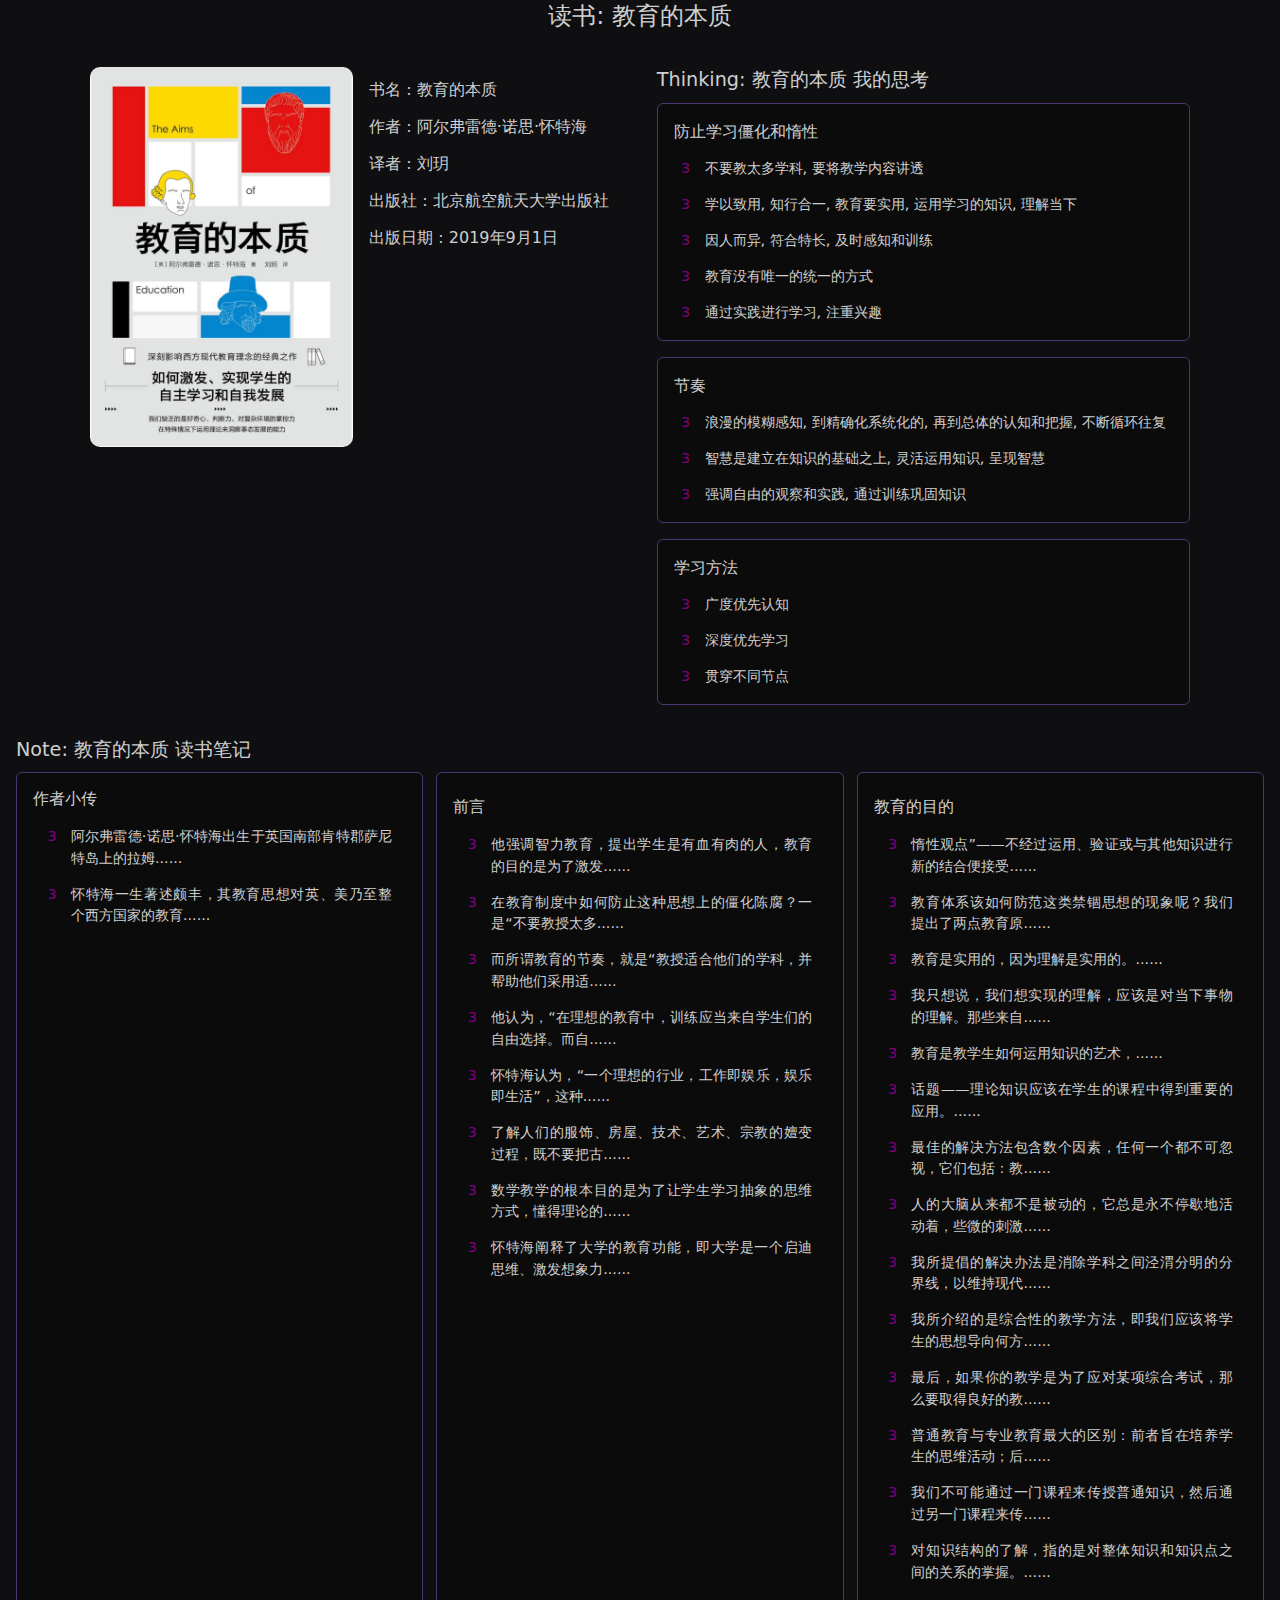
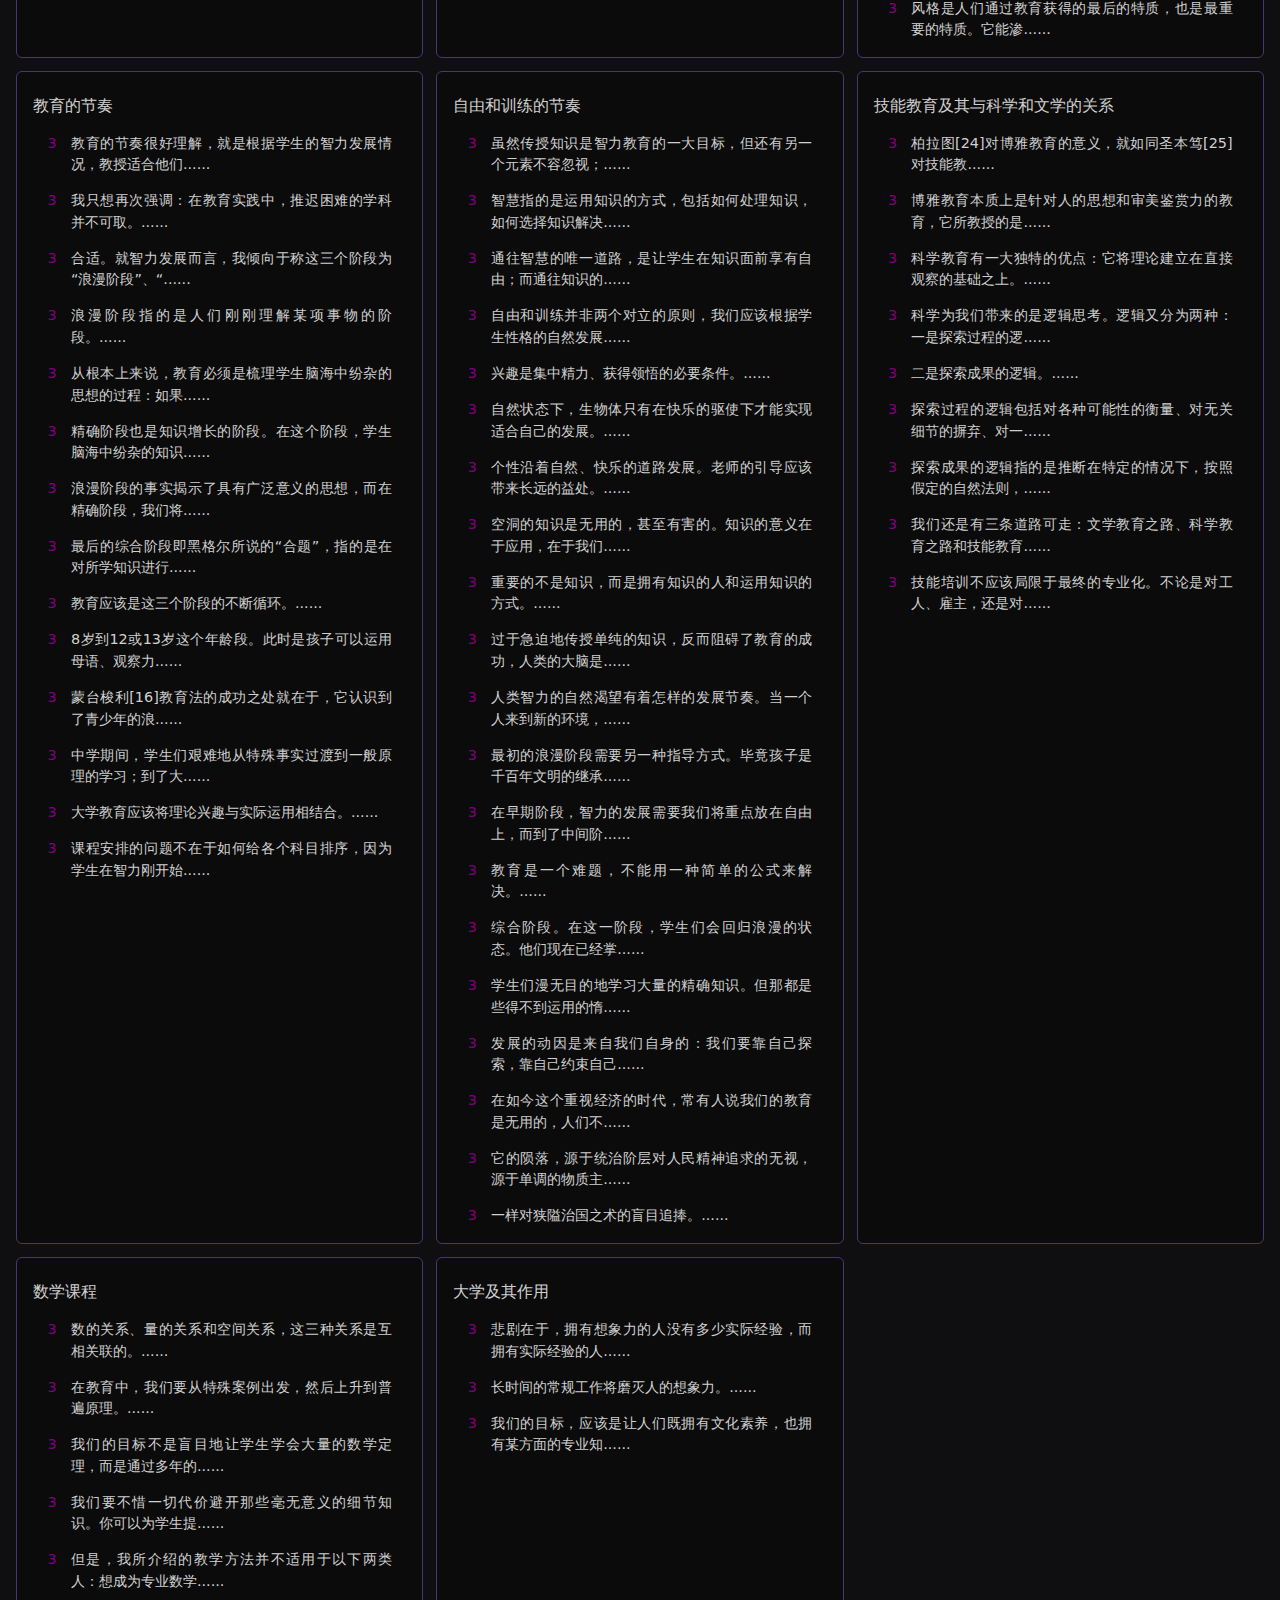
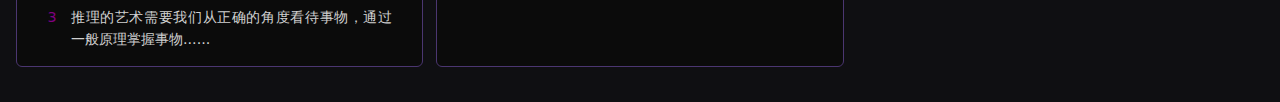
<file: Topics/Notes/教育的本质/教育的本质-3868707330.html>
<!DOCTYPE html>

  <html>
    <head>
      <meta charset='utf-8'>
      <link rel='stylesheet' href='style-show.css'>
    </head>
    <body>
      <div class='Content'>
        <div class='Title'>读书: 教育的本质
        </div>
        <br>
        <div class='Box'>
  <div class='Book'>
    <img class='Book-cover' src='Resource/教育的本质-封面.png' alt='教育的本质-封面'>
    <div class='Book-info'>
      <ul>
        <li>书名 : 教育的本质
        </li>
        <li>作者 : 阿尔弗雷德·诺思·怀特海
        </li>
        <li>译者 : 刘玥
        </li>
        <li>出版社 : 北京航空航天大学出版社
        </li>
        <li>出版日期 : 2019年9月1日
        </li>
      </ul>
    </div>
  </div>
  <div class='Thinking'>
    <div class='Thinking-title'>Thinking: 教育的本质 我的思考
    </div>
    <div class='Thinking-content'>
  <div class='o-list'>
  <div class='o-list-n'>
  <div class='o-kv'>
    <div class='o-kv-k'>防止学习僵化和惰性
    </div>
    <div class='o-kv-v'>
  <div class='o-list'>
  <div class='o-list-n'>不要教太多学科, 要将教学内容讲透
  </div>
  <div class='o-list-n'>学以致用, 知行合一, 教育要实用, 运用学习的知识, 理解当下
  </div>
  <div class='o-list-n'>因人而异, 符合特长, 及时感知和训练
  </div>
  <div class='o-list-n'>教育没有唯一的统一的方式
  </div>
  <div class='o-list-n'>通过实践进行学习, 注重兴趣
  </div>
  </div>
    </div>
  </div>
  </div>
  <div class='o-list-n'>
  <div class='o-kv'>
    <div class='o-kv-k'>节奏
    </div>
    <div class='o-kv-v'>
  <div class='o-list'>
  <div class='o-list-n'>浪漫的模糊感知, 到精确化系统化的, 再到总体的认知和把握, 不断循环往复
  </div>
  <div class='o-list-n'>智慧是建立在知识的基础之上, 灵活运用知识, 呈现智慧
  </div>
  <div class='o-list-n'>强调自由的观察和实践, 通过训练巩固知识
  </div>
  </div>
    </div>
  </div>
  </div>
  <div class='o-list-n'>
  <div class='o-kv'>
    <div class='o-kv-k'>学习方法
    </div>
    <div class='o-kv-v'>
  <div class='o-list'>
  <div class='o-list-n'>广度优先认知
  </div>
  <div class='o-list-n'>深度优先学习
  </div>
  <div class='o-list-n'>贯穿不同节点
  </div>
  </div>
    </div>
  </div>
  </div>
  </div>
    </div>
  </div>
  <div class='Note'>
    <div class='Note-title'>Note: 教育的本质 读书笔记
    </div>
    <div class='Note-chapters'>
  <div class='Chapter'>
    <div class='Chapter-title'>
      <div class='Title-content'>作者小传
      </div>
    </div>
  <div class='Chapter-text'>
    <div class='Text-content'>阿尔弗雷德·诺思·怀特海出生于英国南部肯特郡萨尼特岛上的拉姆......
    </div>
  </div>
  <div class='Chapter-text'>
    <div class='Text-content'>怀特海一生著述颇丰，其教育思想对英、美乃至整个西方国家的教育......
    </div>
  </div>
  </div>
  <div class='Chapter'>
    <div class='Chapter-title'>
      <div class='Title-content'>前言
      </div>
    </div>
  <div class='Chapter-text'>
    <div class='Text-content'>他强调智力教育，提出学生是有血有肉的人，教育的目的是为了激发......
    </div>
  </div>
  <div class='Chapter-text'>
    <div class='Text-content'>在教育制度中如何防止这种思想上的僵化陈腐？一是“不要教授太多......
    </div>
  </div>
  <div class='Chapter-text'>
    <div class='Text-content'>而所谓教育的节奏，就是“教授适合他们的学科，并帮助他们采用适......
    </div>
  </div>
  <div class='Chapter-text'>
    <div class='Text-content'>他认为，“在理想的教育中，训练应当来自学生们的自由选择。而自......
    </div>
  </div>
  <div class='Chapter-text'>
    <div class='Text-content'>怀特海认为，“一个理想的行业，工作即娱乐，娱乐即生活”，这种......
    </div>
  </div>
  <div class='Chapter-text'>
    <div class='Text-content'>了解人们的服饰、房屋、技术、艺术、宗教的嬗变过程，既不要把古......
    </div>
  </div>
  <div class='Chapter-text'>
    <div class='Text-content'>数学教学的根本目的是为了让学生学习抽象的思维方式，懂得理论的......
    </div>
  </div>
  <div class='Chapter-text'>
    <div class='Text-content'>怀特海阐释了大学的教育功能，即大学是一个启迪思维、激发想象力......
    </div>
  </div>
  </div>
  <div class='Chapter'>
    <div class='Chapter-title'>
      <div class='Title-content'>教育的目的
      </div>
    </div>
  <div class='Chapter-text'>
    <div class='Text-content'>惰性观点”——不经过运用、验证或与其他知识进行新的结合便接受......
    </div>
  </div>
  <div class='Chapter-text'>
    <div class='Text-content'>教育体系该如何防范这类禁锢思想的现象呢？我们提出了两点教育原......
    </div>
  </div>
  <div class='Chapter-text'>
    <div class='Text-content'>教育是实用的，因为理解是实用的。......
    </div>
  </div>
  <div class='Chapter-text'>
    <div class='Text-content'>我只想说，我们想实现的理解，应该是对当下事物的理解。那些来自......
    </div>
  </div>
  <div class='Chapter-text'>
    <div class='Text-content'>教育是教学生如何运用知识的艺术，......
    </div>
  </div>
  <div class='Chapter-text'>
    <div class='Text-content'>话题——理论知识应该在学生的课程中得到重要的应用。......
    </div>
  </div>
  <div class='Chapter-text'>
    <div class='Text-content'>最佳的解决方法包含数个因素，任何一个都不可忽视，它们包括：教......
    </div>
  </div>
  <div class='Chapter-text'>
    <div class='Text-content'>人的大脑从来都不是被动的，它总是永不停歇地活动着，些微的刺激......
    </div>
  </div>
  <div class='Chapter-text'>
    <div class='Text-content'>我所提倡的解决办法是消除学科之间泾渭分明的分界线，以维持现代......
    </div>
  </div>
  <div class='Chapter-text'>
    <div class='Text-content'>我所介绍的是综合性的教学方法，即我们应该将学生的思想导向何方......
    </div>
  </div>
  <div class='Chapter-text'>
    <div class='Text-content'>最后，如果你的教学是为了应对某项综合考试，那么要取得良好的教......
    </div>
  </div>
  <div class='Chapter-text'>
    <div class='Text-content'>普通教育与专业教育最大的区别：前者旨在培养学生的思维活动；后......
    </div>
  </div>
  <div class='Chapter-text'>
    <div class='Text-content'>我们不可能通过一门课程来传授普通知识，然后通过另一门课程来传......
    </div>
  </div>
  <div class='Chapter-text'>
    <div class='Text-content'>对知识结构的了解，指的是对整体知识和知识点之间的关系的掌握。......
    </div>
  </div>
  <div class='Chapter-text'>
    <div class='Text-content'>风格是人们通过教育获得的最后的特质，也是最重要的特质。它能渗......
    </div>
  </div>
  </div>
  <div class='Chapter'>
    <div class='Chapter-title'>
      <div class='Title-content'>教育的节奏
      </div>
    </div>
  <div class='Chapter-text'>
    <div class='Text-content'>教育的节奏很好理解，就是根据学生的智力发展情况，教授适合他们......
    </div>
  </div>
  <div class='Chapter-text'>
    <div class='Text-content'>我只想再次强调：在教育实践中，推迟困难的学科并不可取。......
    </div>
  </div>
  <div class='Chapter-text'>
    <div class='Text-content'>合适。就智力发展而言，我倾向于称这三个阶段为“浪漫阶段”、“......
    </div>
  </div>
  <div class='Chapter-text'>
    <div class='Text-content'>浪漫阶段指的是人们刚刚理解某项事物的阶段。......
    </div>
  </div>
  <div class='Chapter-text'>
    <div class='Text-content'>从根本上来说，教育必须是梳理学生脑海中纷杂的思想的过程：如果......
    </div>
  </div>
  <div class='Chapter-text'>
    <div class='Text-content'>精确阶段也是知识增长的阶段。在这个阶段，学生脑海中纷杂的知识......
    </div>
  </div>
  <div class='Chapter-text'>
    <div class='Text-content'>浪漫阶段的事实揭示了具有广泛意义的思想，而在精确阶段，我们将......
    </div>
  </div>
  <div class='Chapter-text'>
    <div class='Text-content'>最后的综合阶段即黑格尔所说的“合题”，指的是在对所学知识进行......
    </div>
  </div>
  <div class='Chapter-text'>
    <div class='Text-content'>教育应该是这三个阶段的不断循环。......
    </div>
  </div>
  <div class='Chapter-text'>
    <div class='Text-content'>8岁到12或13岁这个年龄段。此时是孩子可以运用母语、观察力......
    </div>
  </div>
  <div class='Chapter-text'>
    <div class='Text-content'>蒙台梭利[16]教育法的成功之处就在于，它认识到了青少年的浪......
    </div>
  </div>
  <div class='Chapter-text'>
    <div class='Text-content'>中学期间，学生们艰难地从特殊事实过渡到一般原理的学习；到了大......
    </div>
  </div>
  <div class='Chapter-text'>
    <div class='Text-content'>大学教育应该将理论兴趣与实际运用相结合。......
    </div>
  </div>
  <div class='Chapter-text'>
    <div class='Text-content'>课程安排的问题不在于如何给各个科目排序，因为学生在智力刚开始......
    </div>
  </div>
  </div>
  <div class='Chapter'>
    <div class='Chapter-title'>
      <div class='Title-content'>自由和训练的节奏
      </div>
    </div>
  <div class='Chapter-text'>
    <div class='Text-content'>虽然传授知识是智力教育的一大目标，但还有另一个元素不容忽视；......
    </div>
  </div>
  <div class='Chapter-text'>
    <div class='Text-content'>智慧指的是运用知识的方式，包括如何处理知识，如何选择知识解决......
    </div>
  </div>
  <div class='Chapter-text'>
    <div class='Text-content'>通往智慧的唯一道路，是让学生在知识面前享有自由；而通往知识的......
    </div>
  </div>
  <div class='Chapter-text'>
    <div class='Text-content'>自由和训练并非两个对立的原则，我们应该根据学生性格的自然发展......
    </div>
  </div>
  <div class='Chapter-text'>
    <div class='Text-content'>兴趣是集中精力、获得领悟的必要条件。......
    </div>
  </div>
  <div class='Chapter-text'>
    <div class='Text-content'>自然状态下，生物体只有在快乐的驱使下才能实现适合自己的发展。......
    </div>
  </div>
  <div class='Chapter-text'>
    <div class='Text-content'>个性沿着自然、快乐的道路发展。老师的引导应该带来长远的益处。......
    </div>
  </div>
  <div class='Chapter-text'>
    <div class='Text-content'>空洞的知识是无用的，甚至有害的。知识的意义在于应用，在于我们......
    </div>
  </div>
  <div class='Chapter-text'>
    <div class='Text-content'>重要的不是知识，而是拥有知识的人和运用知识的方式。......
    </div>
  </div>
  <div class='Chapter-text'>
    <div class='Text-content'>过于急迫地传授单纯的知识，反而阻碍了教育的成功，人类的大脑是......
    </div>
  </div>
  <div class='Chapter-text'>
    <div class='Text-content'>人类智力的自然渴望有着怎样的发展节奏。当一个人来到新的环境，......
    </div>
  </div>
  <div class='Chapter-text'>
    <div class='Text-content'>最初的浪漫阶段需要另一种指导方式。毕竟孩子是千百年文明的继承......
    </div>
  </div>
  <div class='Chapter-text'>
    <div class='Text-content'>在早期阶段，智力的发展需要我们将重点放在自由上，而到了中间阶......
    </div>
  </div>
  <div class='Chapter-text'>
    <div class='Text-content'>教育是一个难题，不能用一种简单的公式来解决。......
    </div>
  </div>
  <div class='Chapter-text'>
    <div class='Text-content'>综合阶段。在这一阶段，学生们会回归浪漫的状态。他们现在已经掌......
    </div>
  </div>
  <div class='Chapter-text'>
    <div class='Text-content'>学生们漫无目的地学习大量的精确知识。但那都是些得不到运用的惰......
    </div>
  </div>
  <div class='Chapter-text'>
    <div class='Text-content'>发展的动因是来自我们自身的：我们要靠自己探索，靠自己约束自己......
    </div>
  </div>
  <div class='Chapter-text'>
    <div class='Text-content'>在如今这个重视经济的时代，常有人说我们的教育是无用的，人们不......
    </div>
  </div>
  <div class='Chapter-text'>
    <div class='Text-content'>它的陨落，源于统治阶层对人民精神追求的无视，源于单调的物质主......
    </div>
  </div>
  <div class='Chapter-text'>
    <div class='Text-content'>一样对狭隘治国之术的盲目追捧。......
    </div>
  </div>
  </div>
  <div class='Chapter'>
    <div class='Chapter-title'>
      <div class='Title-content'>技能教育及其与科学和文学的关系
      </div>
    </div>
  <div class='Chapter-text'>
    <div class='Text-content'>柏拉图[24]对博雅教育的意义，就如同圣本笃[25]对技能教......
    </div>
  </div>
  <div class='Chapter-text'>
    <div class='Text-content'>博雅教育本质上是针对人的思想和审美鉴赏力的教育，它所教授的是......
    </div>
  </div>
  <div class='Chapter-text'>
    <div class='Text-content'>科学教育有一大独特的优点：它将理论建立在直接观察的基础之上。......
    </div>
  </div>
  <div class='Chapter-text'>
    <div class='Text-content'>科学为我们带来的是逻辑思考。逻辑又分为两种：一是探索过程的逻......
    </div>
  </div>
  <div class='Chapter-text'>
    <div class='Text-content'>二是探索成果的逻辑。......
    </div>
  </div>
  <div class='Chapter-text'>
    <div class='Text-content'>探索过程的逻辑包括对各种可能性的衡量、对无关细节的摒弃、对一......
    </div>
  </div>
  <div class='Chapter-text'>
    <div class='Text-content'>探索成果的逻辑指的是推断在特定的情况下，按照假定的自然法则，......
    </div>
  </div>
  <div class='Chapter-text'>
    <div class='Text-content'>我们还是有三条道路可走：文学教育之路、科学教育之路和技能教育......
    </div>
  </div>
  <div class='Chapter-text'>
    <div class='Text-content'>技能培训不应该局限于最终的专业化。不论是对工人、雇主，还是对......
    </div>
  </div>
  </div>
  <div class='Chapter'>
    <div class='Chapter-title'>
      <div class='Title-content'>数学课程
      </div>
    </div>
  <div class='Chapter-text'>
    <div class='Text-content'>数的关系、量的关系和空间关系，这三种关系是互相关联的。......
    </div>
  </div>
  <div class='Chapter-text'>
    <div class='Text-content'>在教育中，我们要从特殊案例出发，然后上升到普遍原理。......
    </div>
  </div>
  <div class='Chapter-text'>
    <div class='Text-content'>我们的目标不是盲目地让学生学会大量的数学定理，而是通过多年的......
    </div>
  </div>
  <div class='Chapter-text'>
    <div class='Text-content'>我们要不惜一切代价避开那些毫无意义的细节知识。你可以为学生提......
    </div>
  </div>
  <div class='Chapter-text'>
    <div class='Text-content'>但是，我所介绍的教学方法并不适用于以下两类人：想成为专业数学......
    </div>
  </div>
  <div class='Chapter-text'>
    <div class='Text-content'>推理的艺术需要我们从正确的角度看待事物，通过一般原理掌握事物......
    </div>
  </div>
  </div>
  <div class='Chapter'>
    <div class='Chapter-title'>
      <div class='Title-content'>大学及其作用
      </div>
    </div>
  <div class='Chapter-text'>
    <div class='Text-content'>悲剧在于，拥有想象力的人没有多少实际经验，而拥有实际经验的人......
    </div>
  </div>
  <div class='Chapter-text'>
    <div class='Text-content'>长时间的常规工作将磨灭人的想象力。......
    </div>
  </div>
  <div class='Chapter-text'>
    <div class='Text-content'>我们的目标，应该是让人们既拥有文化素养，也拥有某方面的专业知......
    </div>
  </div>
  </div>
    </div>
  </div>
        </div>
        <br>
      </div>
    </body>
  </html>
</file>
<file: Topics/Notes/教育的本质/style-show.css>
/* 全局 盒模型 设置 */
:root {
    box-sizing: border-box;
    font-size: 1.5em;
}
*, ::before, ::after {
    box-sizing: inherit;
}

body {
    font-family: system-ui;
    margin: 0;
    padding: 0;
}

ul {
    list-style-type: none;
    padding: 0;
    margin: 0;
}

@media (min-width: 50em){
    :root {
        font-size: 1em;        
    }

}


.Content {
    margin: 0 auto;
    background-color: rgba(15, 15, 18, 1);
    color: rgb(208, 208, 208);
}
.Title {
    text-align: center;
    font-size: 1.5rem;
}
.Box {
    display: flex;
    flex-wrap: wrap;
    justify-content: center;
}



.Book {
    padding: 1em;
    display: flex;
    flex-wrap: wrap;
    justify-content: center;
}
img.Book-cover {
    max-height: 380px;
    border-radius: 10px;
}
.Book-info {
    padding: .8em 1em; 
}
.Book-info li+li {
    padding-top: 1em;
}







.Thinking {
    padding: 1em;
}
.Thinking-title {
    margin-bottom: .5em;
    font-size: 1.2rem;
    
}
.Thinking-content {
    line-height: 1.5;
    
}

.o-list{
  
}
.o-kv-v .o-list-n::before{
    content: "3";
    margin-right: 1em;
    color: purple;
    vertical-align: baseline;
}
.o-list-n{
    padding: 1em;
    border: 1px solid rgb(75, 54, 113);
    border-radius: 6px;
    background-color: rgba(11, 11, 11, 1);
    color: color: rgb(208, 208, 208);
}
.o-list-n + .o-list-n {
    margin-top: 1em;
}

.o-kv{}
.o-kv-k{
}
.o-kv-v{
    margin-top: 1em;
    font-size: .9em;
}
.o-kv-v .o-list-n {
    border: 0;
    padding: 0 .5em;
}
.o-kv .o-kv {
    font-size: .95em;
}


.Note {
    padding: 1em;
    width: 100%;
}
.Note-title {
    margin-bottom: .5em;
    font-size: 1.2rem;
}
.Note-chapters {
    display: grid;
    grid-template-columns: repeat(auto-fill, minmax(380px, 1fr));
    grid-gap: .8em;
    justify-items: center;   
}
.Chapter {
    padding: 1em;
    border: 1px solid rgb(75, 54, 113);
    border-radius: 6px;
    background-color: rgba(11, 11, 11, 1);
    color: color: rgb(208, 208, 208);
    
}

.Chapter + .Chapter {
    padding-top: 1.5em;
}
.Chapter-title {
    margin-bottom: 1em;
}
.Title-content {
}

.Chapter-text {
    padding: 0 1em;
    font-size: 0.9rem;
    display: flex;
    align-items: baseline;
}
.Chapter-text + .Chapter-text {
    padding-top: 1em;
}
.Chapter-text::before{
    content: "3";
    margin-right: 1em;
    color: purple;
    vertical-align: baseline;
    
}
.Text-content {
    
    text-align: justify;
    line-height: 1.5;
}
</file>
